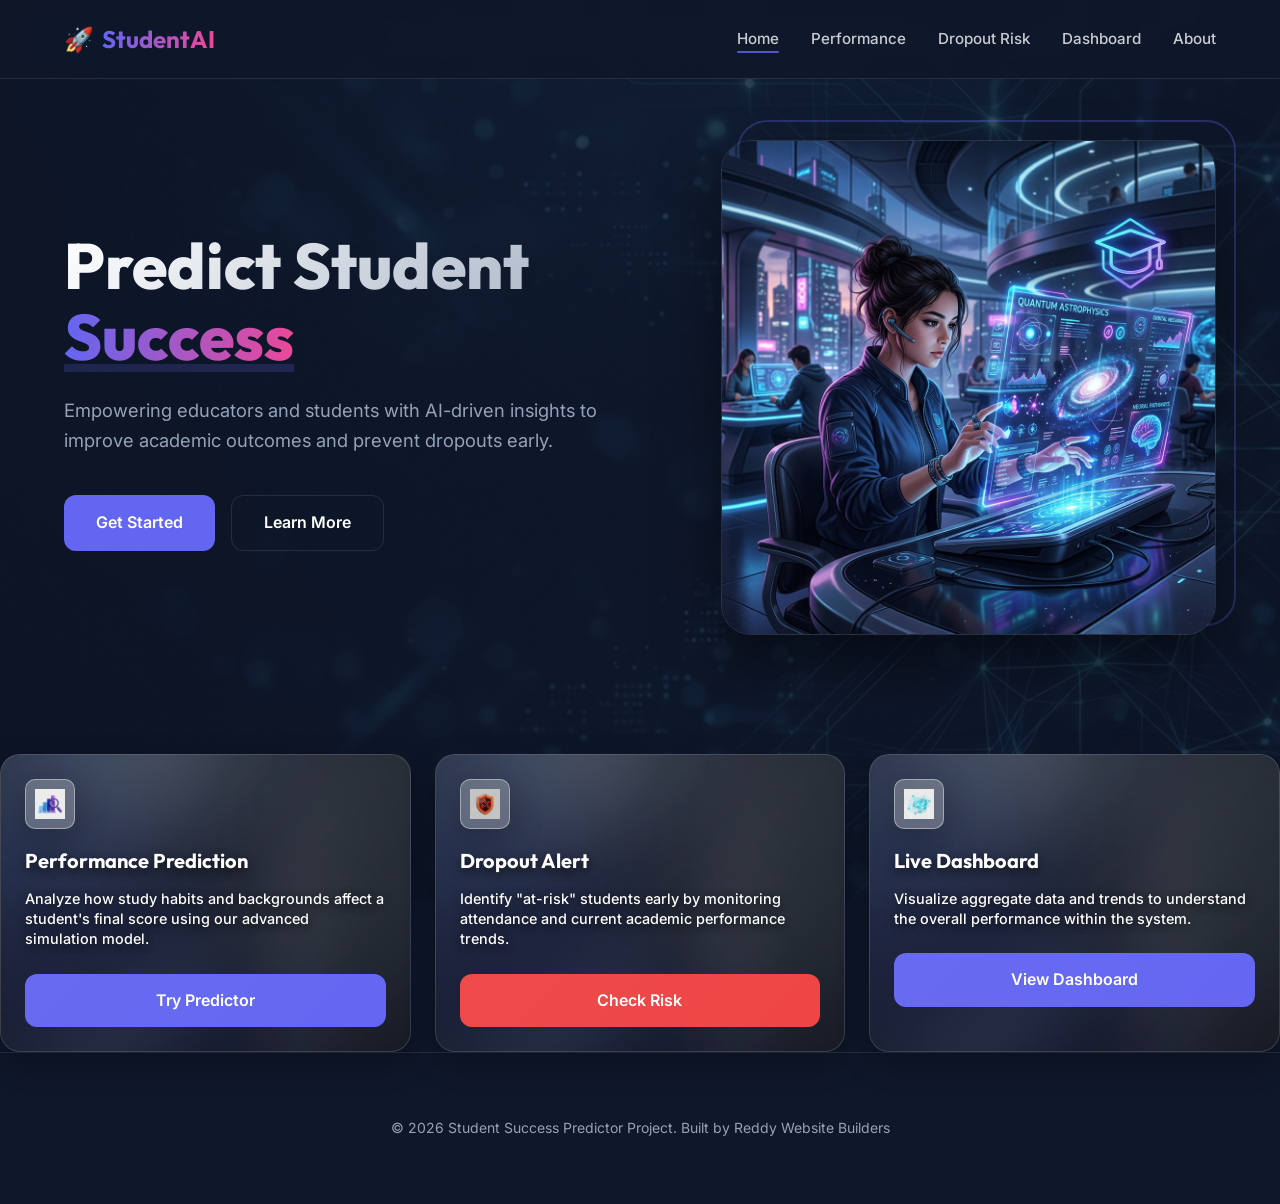
<file: index.html>
<!DOCTYPE html>
<html lang="en">
<head>
    <meta charset="UTF-8">
    <meta name="viewport" content="width=device-width, initial-scale=1.0">
    <title>Student Success Predictor | AI for Education</title>
    <!-- Use relative paths for GitHub Pages -->
    <link rel="stylesheet" href="static/css/style.css">
</head>
<body>

    <nav class="navbar">
        <a href="index.html" class="logo">🚀 <span>StudentAI</span></a>
        
        <ul class="nav-links">
            <li><a href="index.html" class="active">Home</a></li>
            <li><a href="predict.html">Performance</a></li>
            <li><a href="dropout.html">Dropout Risk</a></li>
            <li><a href="dashboard.html">Dashboard</a></li>
            <li><a href="about.html">About</a></li>
        </ul>

        <div class="menu-toggle" id="mobile-menu-btn">
            <span></span>
            <span></span>
            <span></span>
        </div>
    </nav>

    <!-- Mobile Menu -->
    <div class="overlay" id="overlay"></div>
    <div class="mobile-menu" id="mobile-menu">
        <ul class="nav-links">
            <li><a href="index.html">Home</a></li>
            <li><a href="predict.html">Performance</a></li>
            <li><a href="dropout.html">Dropout Risk</a></li>
            <li><a href="dashboard.html">Dashboard</a></li>
            <li><a href="about.html">About</a></li>
        </ul>
    </div>

    <header class="hero">
        <div class="hero-content">
            <h1>Predict Student <span>Success</span></h1>
            <p>Empowering educators and students with AI-driven insights to improve academic outcomes and prevent dropouts early.</p>
            <div style="display: flex; gap: 1rem; margin-top: 1rem;">
                <a href="predict.html" class="btn" style="width: auto;">Get Started</a>
                <a href="about.html" class="btn btn-secondary" style="width: auto;">Learn More</a>
            </div>
        </div>
        <div class="hero-image">
            <img src="static/images/hero.png" alt="Student AI">
        </div>
    </header>

    <main class="container">
        <div class="grid-container">
            <div class="card glass-card">
                <div class="card-icon">
                    <img src="static/images/performance.png" alt="Performance">
                </div>
                <h2>Performance Prediction</h2>
                <p>Analyze how study habits and backgrounds affect a student's final score using our advanced simulation model.</p>
                <a href="predict.html" class="btn">Try Predictor</a>
            </div>
            <div class="card glass-card">
                <div class="card-icon">
                    <img src="static/images/dropout.png" alt="Dropout">
                </div>
                <h2>Dropout Alert</h2>
                <p>Identify "at-risk" students early by monitoring attendance and current academic performance trends.</p>
                <a href="dropout.html" class="btn" style="background: var(--danger);">Check Risk</a>
            </div>
            <div class="card glass-card">
                <div class="card-icon">
                    <img src="static/images/dashboard.png" alt="Dashboard">
                </div>
                <h2>Live Dashboard</h2>
                <p>Visualize aggregate data and trends to understand the overall performance within the system.</p>
                <a href="dashboard.html" class="btn">View Dashboard</a>
            </div>
        </div>
    </main>

    <footer>
        <p>&copy; 2026 Student Success Predictor Project. Built by Reddy Website Builders</p>
    </footer>

    <script src="static/js/script.js"></script>
</body>
</html>
</file>
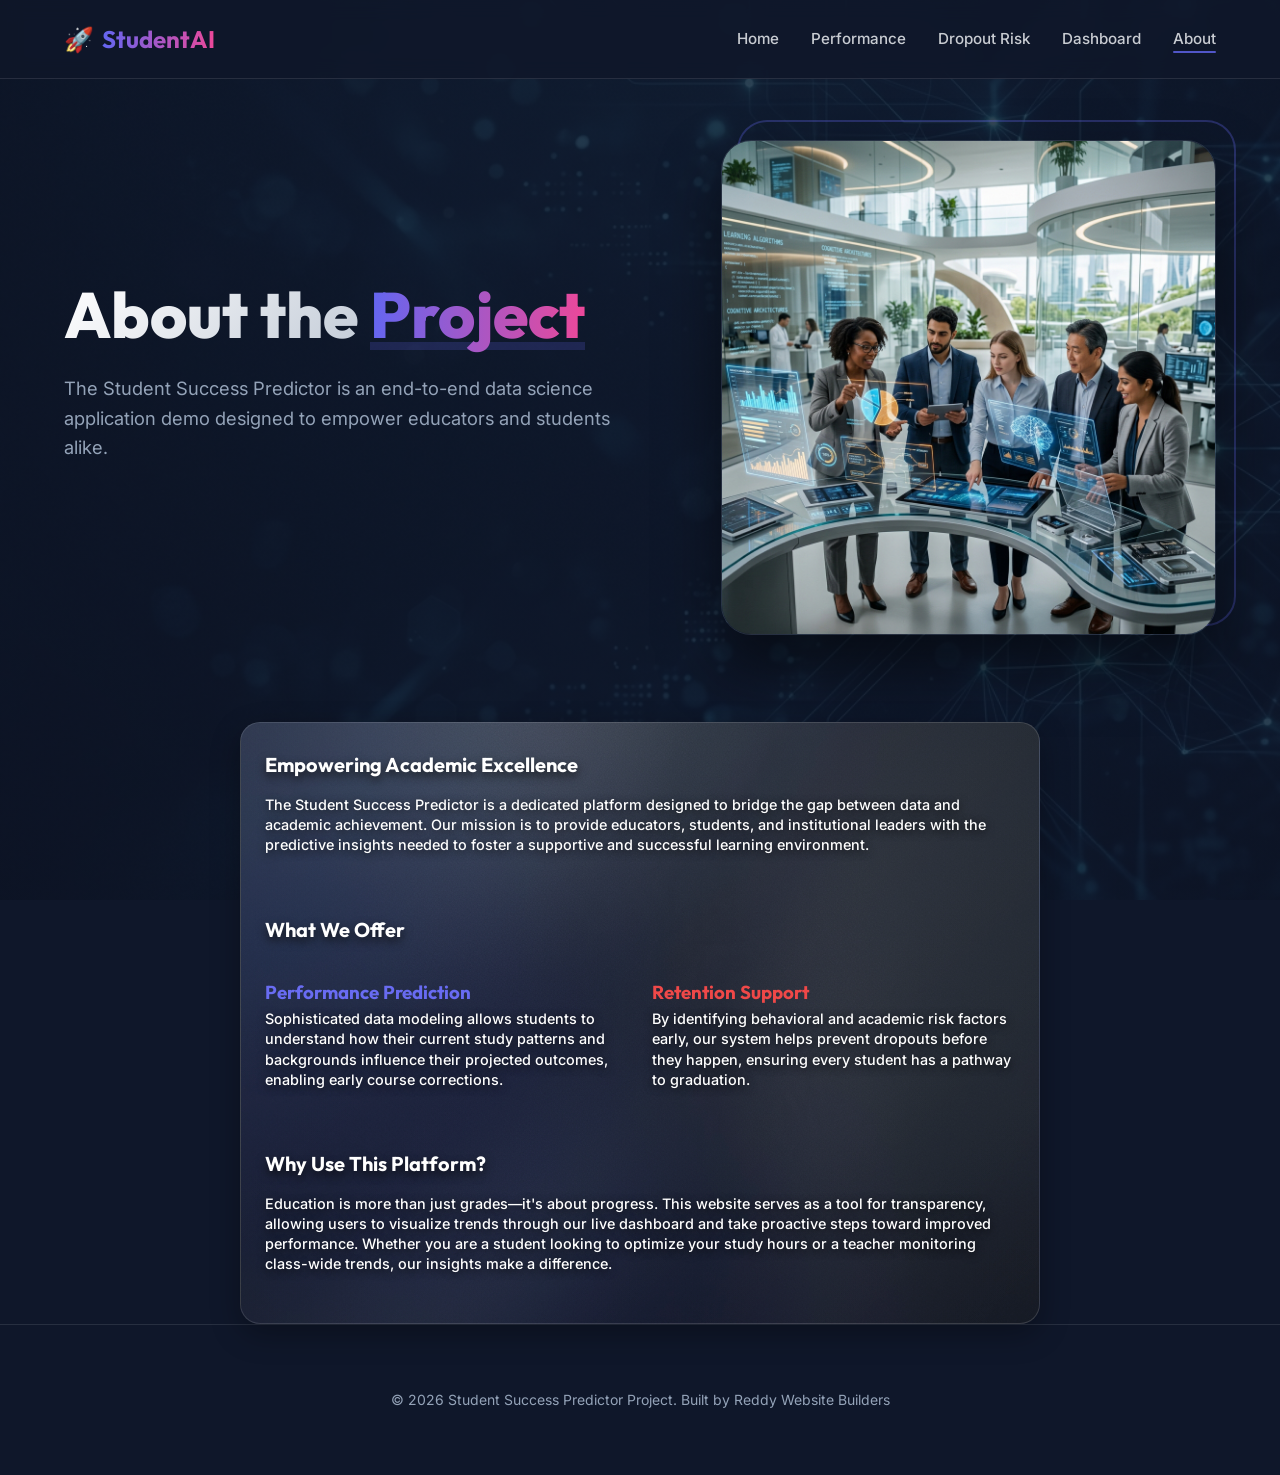
<file: about.html>
<!DOCTYPE html>
<html lang="en">
<head>
    <meta charset="UTF-8">
    <meta name="viewport" content="width=device-width, initial-scale=1.0">
    <title>About | StudentAI</title>
    <link rel="stylesheet" href="static/css/style.css">
</head>
<body>

    <nav class="navbar">
        <a href="index.html" class="logo">🚀 <span>StudentAI</span></a>
        
        <ul class="nav-links">
            <li><a href="index.html">Home</a></li>
            <li><a href="predict.html">Performance</a></li>
            <li><a href="dropout.html">Dropout Risk</a></li>
            <li><a href="dashboard.html">Dashboard</a></li>
            <li><a href="about.html" class="active">About</a></li>
        </ul>

        <div class="menu-toggle" id="mobile-menu-btn">
            <span></span>
            <span></span>
            <span></span>
        </div>
    </nav>

    <!-- Mobile Menu -->
    <div class="overlay" id="overlay"></div>
    <div class="mobile-menu" id="mobile-menu">
        <ul class="nav-links">
            <li><a href="index.html">Home</a></li>
            <li><a href="predict.html">Performance</a></li>
            <li><a href="dropout.html">Dropout Risk</a></li>
            <li><a href="dashboard.html">Dashboard</a></li>
            <li><a href="about.html">About</a></li>
        </ul>
    </div>

    <header class="hero">
        <div class="hero-content">
            <h1>About the <span>Project</span></h1>
            <p>The Student Success Predictor is an end-to-end data science application demo designed to empower educators and students alike.</p>
        </div>
        <div class="hero-image">
            <img src="static/images/about.png" alt="Our Vision">
        </div>
    </header>

    <main class="container">
        <div class="card" style="max-width: 800px; margin: 0 auto; line-height: 1.8;">
            <h2>Empowering Academic Excellence</h2>
            <p>The Student Success Predictor is a dedicated platform designed to bridge the gap between data and academic achievement. Our mission is to provide educators, students, and institutional leaders with the predictive insights needed to foster a supportive and successful learning environment.</p>
            
            <h2 style="margin-top: 2rem;">What We Offer</h2>
            <div class="grid-container" style="grid-template-columns: repeat(auto-fit, minmax(200px, 1fr)); gap: 1.5rem; margin-top: 1rem;">
                <div>
                    <h3 style="color: var(--primary);">Performance Prediction</h3>
                    <p>Sophisticated data modeling allows students to understand how their current study patterns and backgrounds influence their projected outcomes, enabling early course corrections.</p>
                </div>
                <div>
                    <h3 style="color: var(--danger);">Retention Support</h3>
                    <p>By identifying behavioral and academic risk factors early, our system helps prevent dropouts before they happen, ensuring every student has a pathway to graduation.</p>
                </div>
            </div>

            <h2 style="margin-top: 2rem;">Why Use This Platform?</h2>
            <p>Education is more than just grades—it's about progress. This website serves as a tool for transparency, allowing users to visualize trends through our live dashboard and take proactive steps toward improved performance. Whether you are a student looking to optimize your study hours or a teacher monitoring class-wide trends, our insights make a difference.</p>
        </div>
    </main>

    <footer>
        <p>&copy; 2026 Student Success Predictor Project. Built by Reddy Website Builders</p>
    </footer>

    <script src="static/js/script.js"></script>
</body>
</html>
</file>
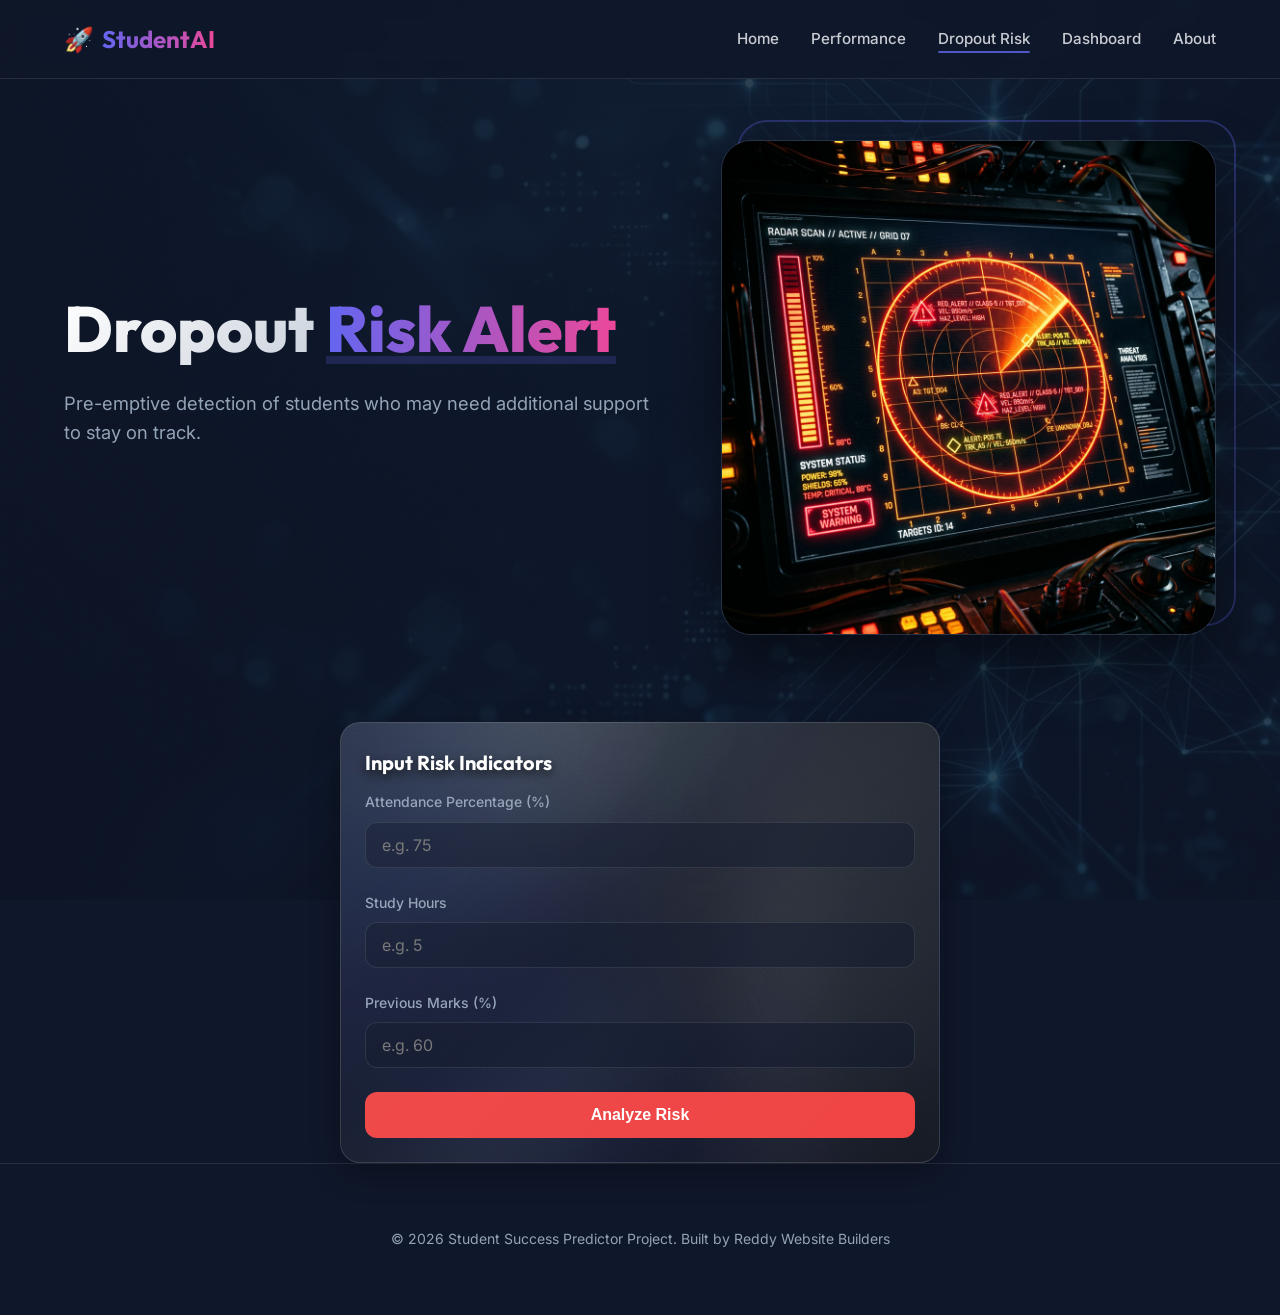
<file: dropout.html>
<!DOCTYPE html>
<html lang="en">
<head>
    <meta charset="UTF-8">
    <meta name="viewport" content="width=device-width, initial-scale=1.0">
    <title>Dropout Prediction | StudentAI</title>
    <link rel="stylesheet" href="static/css/style.css">
</head>
<body>

    <nav class="navbar">
        <a href="index.html" class="logo">🚀 <span>StudentAI</span></a>
        
        <ul class="nav-links">
            <li><a href="index.html">Home</a></li>
            <li><a href="predict.html">Performance</a></li>
            <li><a href="dropout.html" class="active">Dropout Risk</a></li>
            <li><a href="dashboard.html">Dashboard</a></li>
            <li><a href="about.html">About</a></li>
        </ul>

        <div class="menu-toggle" id="mobile-menu-btn">
            <span></span>
            <span></span>
            <span></span>
        </div>
    </nav>

    <!-- Mobile Menu -->
    <div class="overlay" id="overlay"></div>
    <div class="mobile-menu" id="mobile-menu">
        <ul class="nav-links">
            <li><a href="index.html">Home</a></li>
            <li><a href="predict.html">Performance</a></li>
            <li><a href="dropout.html">Dropout Risk</a></li>
            <li><a href="dashboard.html">Dashboard</a></li>
            <li><a href="about.html">About</a></li>
        </ul>
    </div>

    <header class="hero">
        <div class="hero-content">
            <h1>Dropout <span>Risk Alert</span></h1>
            <p>Pre-emptive detection of students who may need additional support to stay on track.</p>
        </div>
        <div class="hero-image">
            <img src="static/images/risk.png" alt="Dropout Alert">
        </div>
    </header>

    <main class="container">
        <div class="card" style="max-width: 600px; margin: 0 auto;">
            <h2>Input Risk Indicators</h2>
            <form id="dropoutForm">
                <div class="form-group">
                    <label for="attendance">Attendance Percentage (%)</label>
                    <input type="number" id="attendance" placeholder="e.g. 75" min="0" max="100" required>
                </div>
                <div class="form-group">
                    <label for="studyHours">Study Hours</label>
                    <input type="number" id="studyHours" placeholder="e.g. 5" min="0" max="24" required>
                </div>
                <div class="form-group">
                    <label for="marks">Previous Marks (%)</label>
                    <input type="number" id="marks" placeholder="e.g. 60" min="0" max="100" required>
                </div>
                
                <button type="submit" class="btn" style="background: var(--danger);">Analyze Risk</button>
            </form>

            <div id="dropoutSpinner" class="spinner"></div>

            <div id="dropoutResult" class="result-box"></div>
        </div>
    </main>

    <footer>
        <p>&copy; 2026 Student Success Predictor Project. Built by Reddy Website Builders</p>
    </footer>

    <script src="static/js/script.js"></script>
</body>
</html>
</file>
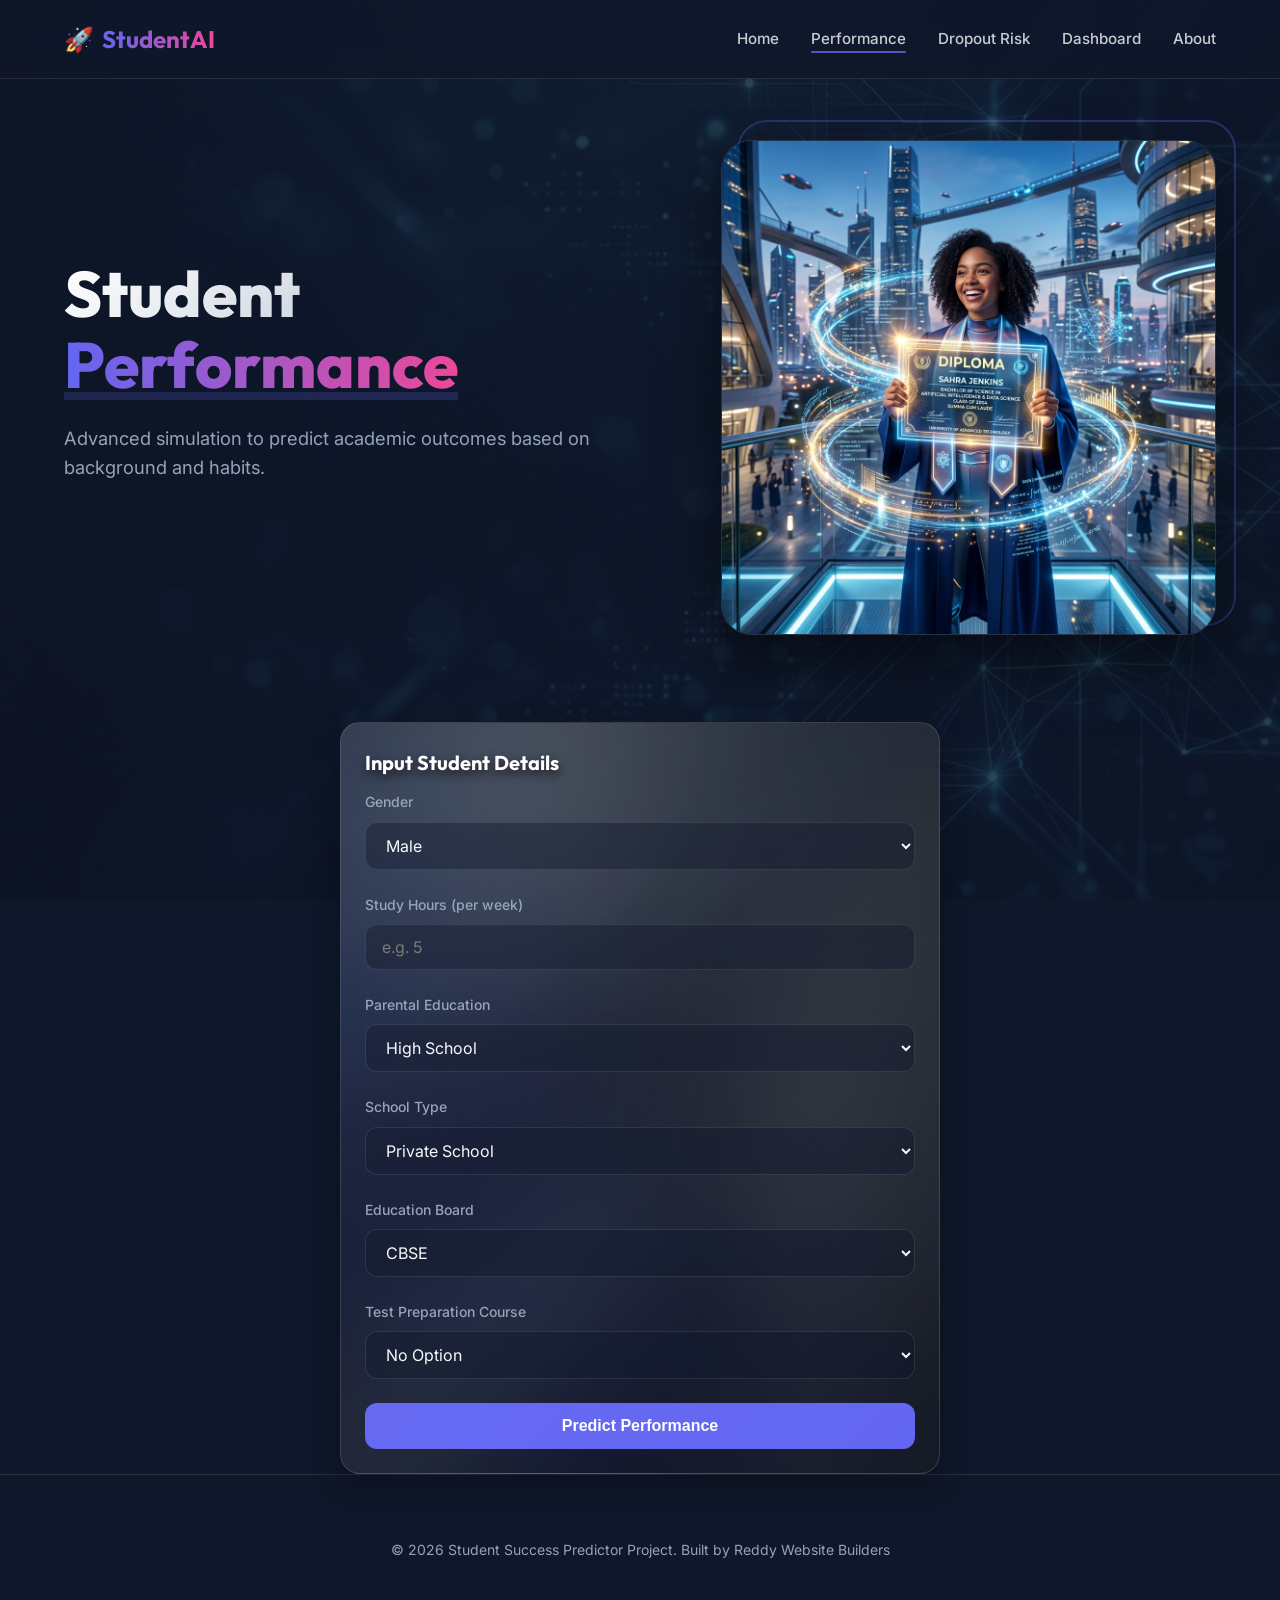
<file: predict.html>
<!DOCTYPE html>
<html lang="en">
<head>
    <meta charset="UTF-8">
    <meta name="viewport" content="width=device-width, initial-scale=1.0">
    <title>Performance Prediction | StudentAI</title>
    <link rel="stylesheet" href="static/css/style.css">
</head>
<body>

    <nav class="navbar">
        <a href="index.html" class="logo">🚀 <span>StudentAI</span></a>
        
        <ul class="nav-links">
            <li><a href="index.html">Home</a></li>
            <li><a href="predict.html" class="active">Performance</a></li>
            <li><a href="dropout.html">Dropout Risk</a></li>
            <li><a href="dashboard.html">Dashboard</a></li>
            <li><a href="about.html">About</a></li>
        </ul>

        <div class="menu-toggle" id="mobile-menu-btn">
            <span></span>
            <span></span>
            <span></span>
        </div>
    </nav>

    <!-- Mobile Menu -->
    <div class="overlay" id="overlay"></div>
    <div class="mobile-menu" id="mobile-menu">
        <ul class="nav-links">
            <li><a href="index.html">Home</a></li>
            <li><a href="predict.html">Performance</a></li>
            <li><a href="dropout.html">Dropout Risk</a></li>
            <li><a href="dashboard.html">Dashboard</a></li>
            <li><a href="about.html">About</a></li>
        </ul>
    </div>

    <header class="hero">
        <div class="hero-content">
            <h1>Student <span>Performance</span></h1>
            <p>Advanced simulation to predict academic outcomes based on background and habits.</p>
        </div>
        <div class="hero-image">
            <img src="static/images/predict.png" alt="Performance AI">
        </div>
    </header>

    <main class="container">
        <div class="card" style="max-width: 600px; margin: 0 auto;">
            <h2>Input Student Details</h2>
            <form id="predictForm">
                <div class="form-group">
                    <label for="gender">Gender</label>
                    <select id="gender" required>
                        <option value="male">Male</option>
                        <option value="female">Female</option>
                    </select>
                </div>
                <div class="form-group">
                    <label for="studyHours">Study Hours (per week)</label>
                    <input type="number" id="studyHours" placeholder="e.g. 5" min="0" max="10" required>
                </div>
                <div class="form-group">
                    <label for="parentEdu">Parental Education</label>
                    <select id="parentEdu" required>
                        <option value="high_school">High School</option>
                        <option value="bachelors">Bachelor's Degree</option>
                        <option value="masters">Master's Degree</option>
                    </select>
                </div>
                <div class="form-group">
                    <label for="schoolType">School Type</label>
                    <select id="schoolType" required>
                        <option value="private">Private School</option>
                        <option value="government">Government School</option>
                    </select>
                </div>
                <div class="form-group">
                    <label for="board">Education Board</label>
                    <select id="board" required>
                        <option value="cbse">CBSE</option>
                        <option value="icse">ICSE</option>
                        <option value="state">State Board</option>
                        <option value="ib">IB (International Baccalaureate)</option>
                        <option value="igcse">IGCSE</option>
                    </select>
                </div>
                <div class="form-group">
                    <label for="testPrep">Test Preparation Course</label>
                    <select id="testPrep" required>
                        <option value="none">No Option</option>
                        <option value="50_percent">50% Completed</option>
                        <option value="75_percent">75% Completed</option>
                        <option value="completed">Completed</option>
                    </select>
                </div>
                
                <button type="submit" class="btn">Predict Performance</button>
            </form>

            <div id="spinner" class="spinner"></div>

            <div id="resultBox" class="result-box"></div>
        </div>
    </main>

    <footer>
        <p>&copy; 2026 Student Success Predictor Project. Built by Reddy Website Builders</p>
    </footer>

    <script src="static/js/script.js"></script>
</body>
</html>
</file>
<file: static/css/style.css>
/* Google Fonts */
@import url('https://fonts.googleapis.com/css2?family=Outfit:wght@300;400;500;600;700&family=Inter:wght@300;400;500;600;700&display=swap');

:root {
    /* Color Palette */
    --primary: #6366f1;
    --primary-dark: #4f46e5;
    --secondary: #ec4899;
    --accent: #f59e0b;
    --success: #10b981;
    --danger: #ef4444;
    
    /* Neutral Colors */
    --bg-dark: #0f172a;
    --bg-card: rgba(30, 41, 59, 0.7);
    --text-white: #f8fafc;
    --text-muted: #94a3b8;
    --border-glass: rgba(255, 255, 255, 0.1);
    
    /* Effects */
    --glass-bg: rgba(255, 255, 255, 0.03);
    --glass-border: rgba(255, 255, 255, 0.1);
    --glass-blur: 12px;
    --shadow-premium: 0 20px 25px -5px rgba(0, 0, 0, 0.2), 0 10px 10px -5px rgba(0, 0, 0, 0.1);
    --transition: all 0.3s cubic-bezier(0.4, 0, 0.2, 1);
}

* {
    margin: 0;
    padding: 0;
    box-sizing: border-box;
}

body {
    background-color: var(--bg-dark);
    background-image: 
        linear-gradient(rgba(15, 23, 42, 0.8), rgba(15, 23, 42, 0.8)),
        url('../images/bg.png');
    background-size: cover;
    background-position: center;
    background-attachment: fixed;
    color: var(--text-white);
    font-family: 'Inter', sans-serif;
    line-height: 1.6;
    min-height: 100vh;
    overflow-x: hidden;
}

h1, h2, h3, .logo {
    font-family: 'Outfit', sans-serif;
}

/* Navbar */
.navbar {
    position: fixed;
    top: 0;
    left: 0;
    width: 100%;
    padding: 1.25rem 5%;
    display: flex;
    justify-content: space-between;
    align-items: center;
    background: rgba(15, 23, 42, 0.8);
    backdrop-filter: blur(10px);
    border-bottom: 1px solid var(--border-glass);
    z-index: 1000;
    transition: var(--transition);
}

.logo {
    font-size: 1.5rem;
    font-weight: 700;
    color: var(--text-white);
    text-decoration: none;
    display: flex;
    align-items: center;
    gap: 0.5rem;
}

.logo span {
    background: linear-gradient(to right, var(--primary), var(--secondary));
    -webkit-background-clip: text;
    -webkit-text-fill-color: transparent;
}

.nav-links {
    display: flex;
    list-style: none;
    gap: 2rem;
}

.nav-links a {
    color: var(--text-white);
    text-decoration: none;
    font-weight: 500;
    font-size: 0.95rem;
    opacity: 0.8;
    transition: var(--transition);
    position: relative;
}

.nav-links a:hover {
    opacity: 1;
    color: var(--primary);
}

.nav-links a.active::after {
    content: '';
    position: absolute;
    bottom: -5px;
    left: 0;
    width: 100%;
    height: 2px;
    background: var(--primary);
    border-radius: 2px;
}

/* Mobile Menu Toggle */
.menu-toggle {
    display: none;
    cursor: pointer;
    z-index: 1001;
}

.menu-toggle span {
    display: block;
    width: 25px;
    height: 2px;
    background: var(--text-white);
    margin: 5px 0;
    transition: var(--transition);
}

/* Hero Section */
.hero {
    padding: 140px 5% 80px;
    display: grid;
    grid-template-columns: 1.2fr 1fr;
    align-items: center;
    gap: 4rem;
    max-width: 1300px;
    margin: 0 auto;
}

.hero-content {
    text-align: left;
}

.hero h1 {
    font-size: clamp(2.5rem, 6vw, 4rem);
    font-weight: 800;
    line-height: 1.1;
    margin-bottom: 1.5rem;
    background: linear-gradient(135deg, #fff 0%, #94a3b8 100%);
    -webkit-background-clip: text;
    -webkit-text-fill-color: transparent;
}

.hero h1 span {
    background: linear-gradient(to right, var(--primary), var(--secondary));
    -webkit-background-clip: text;
    -webkit-text-fill-color: transparent;
    position: relative;
}

.hero h1 span::after {
    content: '';
    position: absolute;
    bottom: 5px;
    left: 0;
    width: 100%;
    height: 8px;
    background: rgba(99, 102, 241, 0.2);
    z-index: -1;
}

.hero p {
    font-size: clamp(1rem, 3vw, 1.15rem);
    color: var(--text-muted);
    margin-bottom: 2.5rem;
}

.hero-image {
    position: relative;
    animation: float 6s ease-in-out infinite;
}

.hero-image img {
    width: 100%;
    max-width: 500px;
    border-radius: 30px;
    box-shadow: 0 30px 60px rgba(0, 0, 0, 0.5);
    border: 1px solid var(--glass-border);
}

.hero-image::after {
    content: '';
    position: absolute;
    top: -20px;
    right: -20px;
    width: 100%;
    height: 100%;
    border: 2px solid var(--primary);
    border-radius: 30px;
    z-index: -1;
    opacity: 0.3;
}

@keyframes float {
    0%, 100% { transform: translateY(0); }
    50% { transform: translateY(-20px); }
}

/* Grid Layout */
.grid-container {
    display: grid;
    grid-template-columns: repeat(auto-fit, minmax(280px, 1fr));
    gap: 1.5rem;
    margin-top: 2rem;
}

/* Card Component */
.card {
    background: linear-gradient(rgba(15, 23, 42, 0.3), rgba(15, 23, 42, 0.3)), 
                url('../images/card-bg.png');
    background-size: cover;
    background-position: center;
    backdrop-filter: blur(15px);
    border: 1px solid rgba(255, 255, 255, 0.15);
    border-radius: 20px;
    padding: 1.5rem;
    transition: var(--transition);
    position: relative;
    overflow: hidden;
    display: flex;
    flex-direction: column;
    color: #ffffff;
    box-shadow: 0 10px 30px rgba(0, 0, 0, 0.3);
}

.card::before {
    content: '';
    position: absolute;
    top: 0;
    left: 0;
    width: 100%;
    height: 100%;
    background: linear-gradient(135deg, rgba(255,255,255,0.05) 0%, transparent 100%);
    pointer-events: none;
}

.card h2 {
    color: #ffffff !important;
    font-weight: 700;
    text-shadow: 0 4px 10px rgba(0, 0, 0, 0.8);
    font-size: 1.25rem;
    margin-bottom: 0.75rem;
    display: flex;
    align-items: center;
    gap: 0.75rem;
}

.card p {
    color: #ffffff !important;
    font-weight: 500;
    text-shadow: 0 2px 8px rgba(0, 0, 0, 0.8);
    opacity: 1 !important;
    line-height: 1.4;
    margin-bottom: 1.5rem;
    font-size: 0.9rem;
}

.card:hover {
    transform: translateY(-8px);
    box-shadow: var(--shadow-premium);
}

.card-icon {
    width: 50px;
    height: 50px;
    margin-bottom: 1rem;
    display: flex;
    align-items: center;
    justify-content: center;
    background: rgba(255, 255, 255, 0.25);
    border-radius: 10px;
    border: 1px solid rgba(255, 255, 255, 0.4);
    box-shadow: 0 8px 32px rgba(0, 0, 0, 0.3);
}

.card-icon img {
    width: 30px;
    height: 30px;
    object-fit: contain;
}

/* Forms */
.form-group {
    margin-bottom: 1.5rem;
}

.form-group label {
    display: block;
    margin-bottom: 0.5rem;
    font-size: 0.875rem;
    font-weight: 500;
    color: var(--text-muted);
}

.form-group input, 
.form-group select {
    width: 100%;
    padding: 0.75rem 1rem;
    background: rgba(15, 23, 42, 0.5);
    border: 1px solid var(--glass-border);
    border-radius: 12px;
    color: var(--text-white);
    font-family: inherit;
    font-size: 1rem;
    transition: var(--transition);
}

.form-group input:focus, 
.form-group select:focus {
    outline: none;
    border-color: var(--primary);
    box-shadow: 0 0 0 4px rgba(99, 102, 241, 0.1);
}

/* Buttons */
.btn {
    display: inline-flex;
    align-items: center;
    justify-content: center;
    padding: 0.875rem 2rem;
    background: var(--primary);
    color: white;
    font-weight: 600;
    text-decoration: none;
    border-radius: 12px;
    border: none;
    cursor: pointer;
    transition: var(--transition);
    font-size: 1rem;
    width: 100%;
}

.btn:hover {
    background: var(--primary-dark);
    transform: scale(1.02);
}

.btn-secondary {
    background: transparent;
    border: 1px solid var(--glass-border);
}

.btn-secondary:hover {
    background: var(--glass-bg);
}

/* Predictions Box */
.result-box {
    margin-top: 2rem;
    padding: 2rem;
    border-radius: 20px;
    background: rgba(16, 185, 129, 0.1);
    border: 1px solid rgba(16, 185, 129, 0.2);
    text-align: center;
    display: none;
    animation: fadeInUp 0.5s ease forwards;
}

.badge {
    padding: 0.5rem 1.5rem;
    border-radius: 100px;
    font-weight: 700;
    text-transform: uppercase;
    font-size: 0.75rem;
    letter-spacing: 0.05em;
}

.badge-pass { background: var(--success); color: white; }
.badge-fail { background: var(--danger); color: white; }

/* Dashboard Charts */
.chart-container {
    height: 350px;
    margin-bottom: 2rem;
}

/* Footer */
footer {
    padding: 4rem 20px;
    text-align: center;
    border-top: 1px solid var(--border-glass);
    color: var(--text-muted);
    font-size: 0.875rem;
}

/* Animations */
@keyframes fadeInUp {
    from {
        opacity: 0;
        transform: translateY(20px);
    }
    to {
        opacity: 1;
        transform: translateY(0);
    }
}

/* Responsive Styles */
@media (max-width: 992px) {
    .nav-links {
        display: none; /* Hide standard links to use mobile menu */
    }
    
    .menu-toggle {
        display: block;
    }
    
    .hero {
        padding-top: 100px;
        grid-template-columns: 1fr;
        text-align: center;
        gap: 2rem;
    }
    
    .hero-content {
        text-align: center;
    }
    
    .hero-content div {
        justify-content: center;
    }

    .hero-image img {
        max-width: 300px;
    }
}

@media (max-width: 640px) {
    .grid-container {
        grid-template-columns: 1fr;
    }
    
    .card {
        padding: 1.5rem;
    }
    
    .navbar {
        padding: 1rem 1.5rem;
    }
}

/* Custom Mobile Menu (controlled by JS) */
.mobile-menu {
    position: fixed;
    top: 0;
    right: -100%;
    width: 80%;
    height: 100%;
    background: var(--bg-dark);
    z-index: 2000;
    padding: 80px 40px;
    transition: 0.5s ease;
    box-shadow: -10px 0 30px rgba(0,0,0,0.5);
}

.mobile-menu.active {
    right: 0;
}

.mobile-menu .nav-links {
    display: flex;
    flex-direction: column;
    gap: 1.5rem;
}

.mobile-menu a {
    font-size: 1.25rem;
}

.overlay {
    position: fixed;
    top: 0;
    left: 0;
    width: 100%;
    height: 100%;
    background: rgba(0,0,0,0.7);
    backdrop-filter: blur(5px);
    z-index: 1500;
    display: none;
}

.overlay.active {
    display: block;
}
</file>
